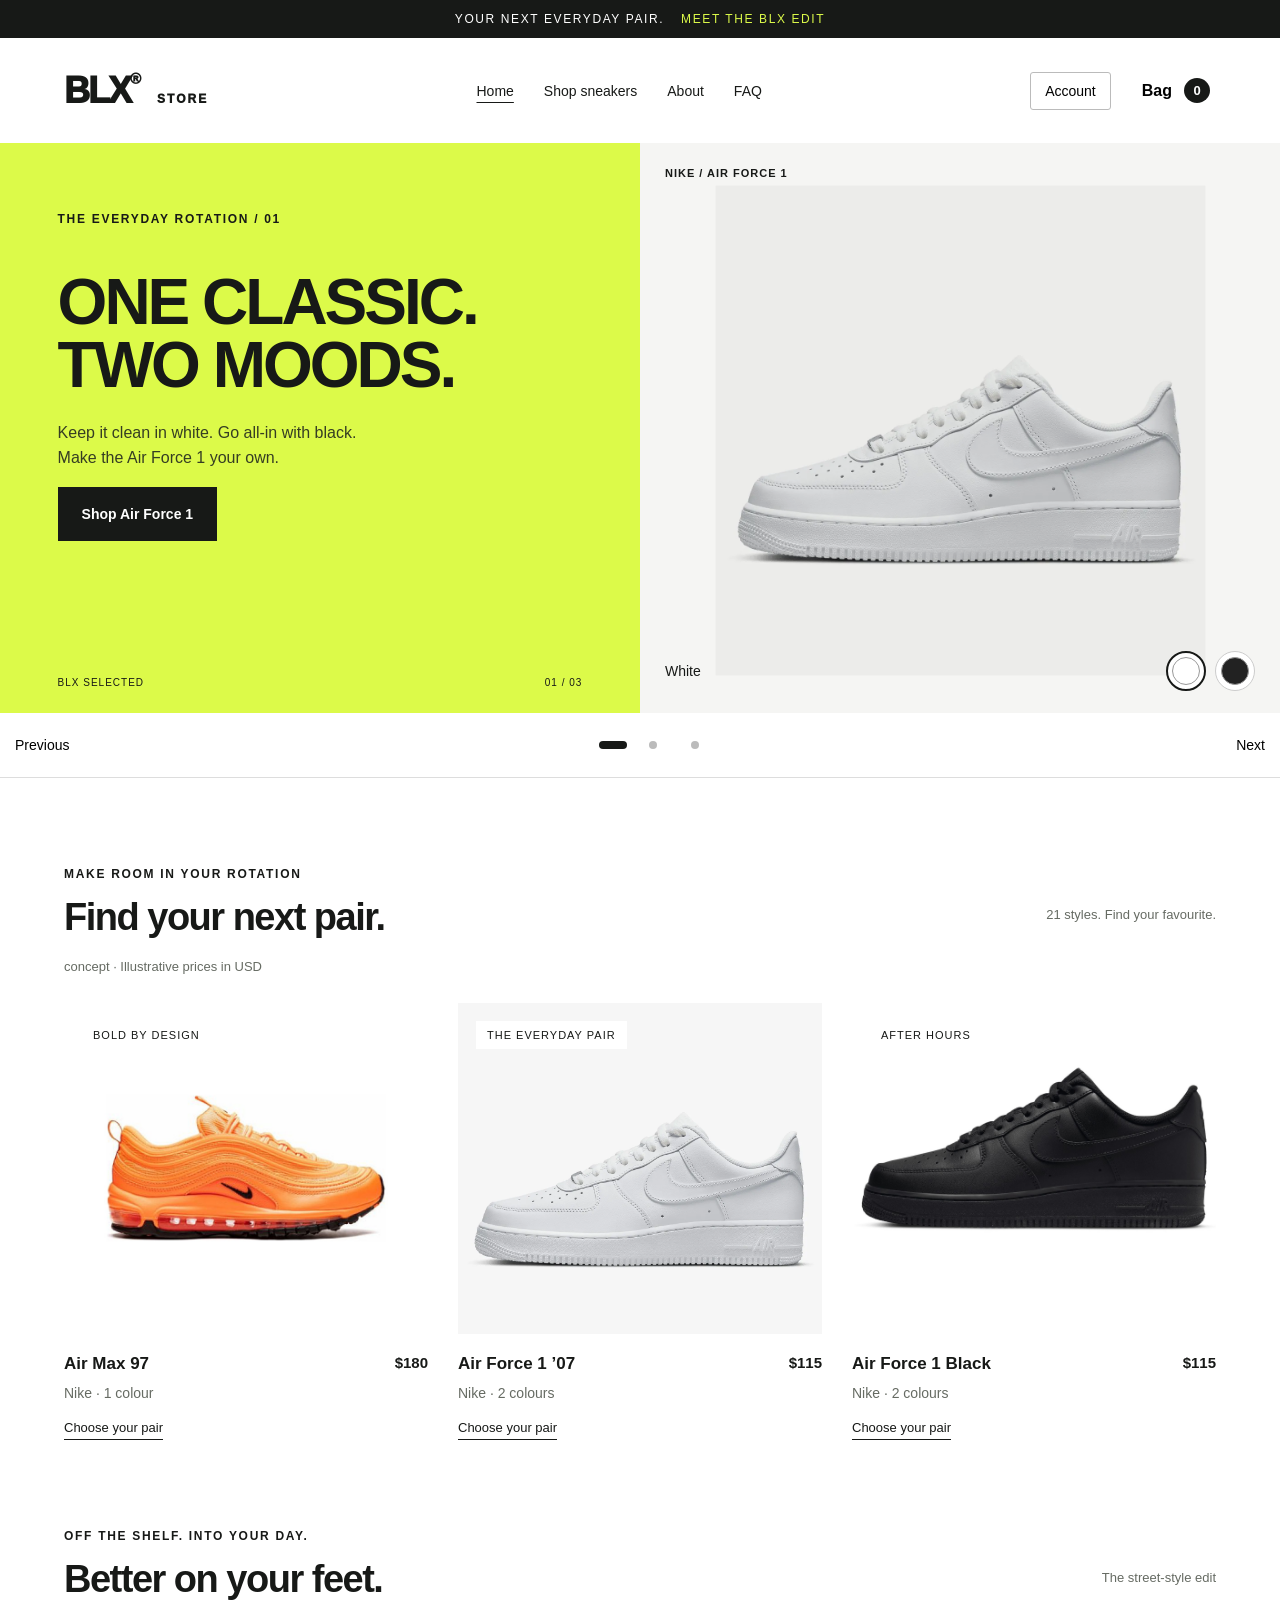
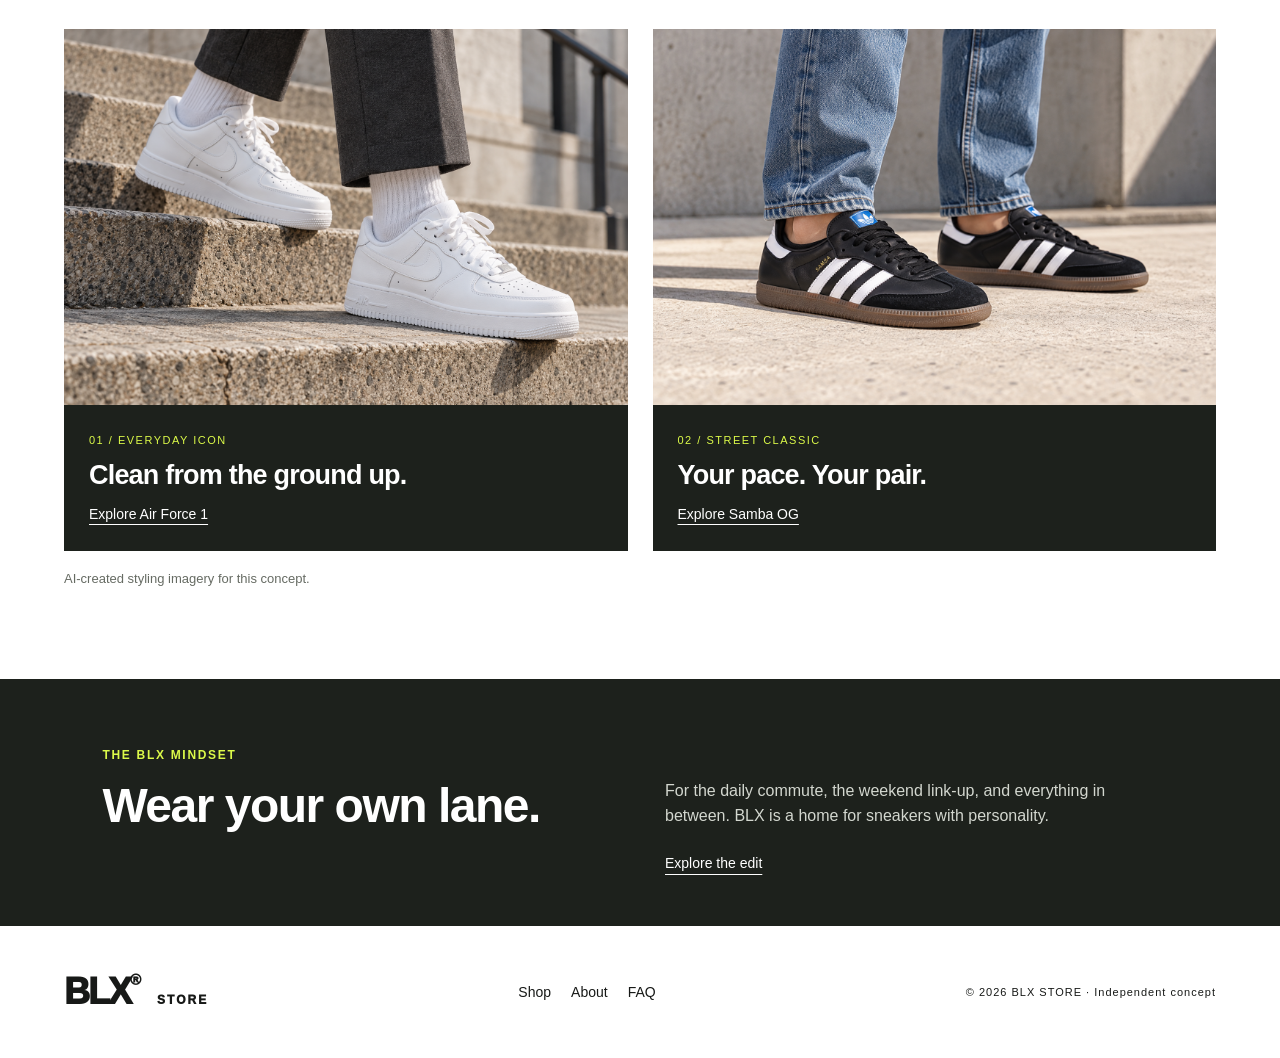
<file: public/index.html>
<!DOCTYPE html><html lang="en"><head><meta charset="UTF-8"><meta name="viewport" content="width=device-width,initial-scale=1"><title>BLX STORE — Find your next pair</title><meta name="description" content="Explore the BLX STORE sneaker collection. Pick your pair, choose your size, and build your rotation."><link rel="icon" href="data:image/svg+xml,%3Csvg xmlns='http://www.w3.org/2000/svg' viewBox='0 0 40 40'%3E%3Crect width='40' height='40' rx='8' fill='%23dfff00'/%3E%3Ctext x='7' y='29' font-size='26' font-family='Arial' font-weight='900'%3EB%3C/text%3E%3C/svg%3E"><link rel="stylesheet" href="style.css"></head><body>
<div class="announcement">YOUR NEXT EVERYDAY PAIR. <span>MEET THE BLX EDIT</span></div>
<header><a class="logo" href="index.html">BLX<span>®</span> <small>STORE</small></a><button class="menu-toggle" aria-expanded="false" aria-controls="mainNav">Menu</button><nav id="mainNav" aria-label="Main navigation"><a href="index.html">Home</a><a href="shop.html">Shop sneakers</a><a href="about.html">About</a><a href="faq.html">FAQ</a></nav><button class="account-button" id="accountButton" aria-label="About demo accounts">Account</button><button class="bag" id="bagButton">Bag <span id="count">0</span></button></header>
<main><section class="hero hero-slider" aria-roledescription="carousel" aria-label="Featured sneaker colourways" tabindex="0"><div class="hero-copy"><p class="eyebrow" id="slideEyebrow">THE EVERYDAY ROTATION / 01</p><h1 id="slideTitle">ONE CLASSIC.<br>TWO MOODS.</h1><p id="slideCopy">Keep it clean in white. Go all-in with black.<br>Make the Air Force 1 your own.</p><a id="slideLink" class="primary" href="order.html?product=2">Shop Air Force 1</a><div class="hero-bottom"><span>BLX SELECTED</span><span id="slideNumber">01 / 03</span></div></div><div class="hero-image slider-stage"><div id="sliderImages"></div><div class="slide-top"><span id="slideBrand">NIKE / AIR FORCE 1</span></div><div class="colour-picker"><span id="sliderColour">White</span><div id="sliderSwatches" aria-label="Choose featured shoe colour"></div></div></div><div class="slider-controls"><button id="slidePrevious" aria-label="Previous slide">Previous</button><div id="slideDots" aria-label="Choose a slide"></div><button id="slideNext" aria-label="Next slide">Next</button></div><p class="sr-only" id="sliderStatus" role="status" aria-live="polite"></p></section>
<section id="collection" class="collection"><div class="section-heading"><div><p class="eyebrow">MAKE ROOM IN YOUR ROTATION</p><h2>Find your next pair.</h2></div><p>21 styles. Find your favourite.</p></div><p class="sample">concept · Illustrative prices in USD</p><div class="products" id="products" data-limit="3"></div></section>
<section class="on-foot"><div class="section-heading"><div><p class="eyebrow">OFF THE SHELF. INTO YOUR DAY.</p><h2>Better on your feet.</h2></div><p>The street-style edit</p></div><div class="lifestyle-grid"><a class="lifestyle-card" href="order.html?product=2"><img src="assets/lifestyle-af1.png" alt="Model’s lower legs wearing white Air Force 1 sneakers on concrete steps" loading="lazy"><div><span>01 / EVERYDAY ICON</span><h3>Clean from the ground up.</h3><p>Explore Air Force 1</p></div></a><a class="lifestyle-card" href="order.html?product=4"><img src="assets/lifestyle-samba.png" alt="Model’s lower legs in jeans wearing black and white Samba sneakers" loading="lazy"><div><span>02 / STREET CLASSIC</span><h3>Your pace. Your pair.</h3><p>Explore Samba OG</p></div></a></div><p class="sample">AI-created styling imagery for this concept.</p></section><section id="about" class="about"><p class="eyebrow">THE BLX MINDSET</p><h2>Wear your own lane.</h2><p>For the daily commute, the weekend link-up, and everything in between. BLX is a home for sneakers with personality.</p><a href="shop.html">Explore the edit</a></section></main><footer><a class="logo" href="index.html">BLX<span>®</span> <small>STORE</small></a><nav aria-label="Footer navigation"><a href="shop.html">Shop</a><a href="about.html">About</a><a href="faq.html">FAQ</a></nav><span>© 2026 BLX STORE · Independent concept</span></footer>
<dialog id="productDialog"><button class="close" data-close="productDialog" aria-label="Close product details">×</button><div id="productDetail"></div></dialog>
<dialog id="cartDialog"><button class="close" data-close="cartDialog" aria-label="Close bag">×</button><p class="eyebrow">YOUR ROTATION</p><h2>Your bag</h2><div id="cartItems"></div><div id="summary"></div></dialog><dialog id="authDialog" aria-labelledby="authTitle"><button class="close" id="closeAuth" aria-label="Close account information">×</button><p class="eyebrow">BLX ACCOUNT</p><h2 id="authTitle">Explore BLX.</h2><p>This showcase is open to everyone. Customer accounts are not enabled yet. Build your bag and try the guest checkout preview.</p><button id="skipAuth" class="primary">Continue browsing</button></dialog><div id="toast" role="status" aria-live="polite"></div><script src="app.js"></script><script src="auth.js"></script><script src="slider.js"></script></body></html>
</file>
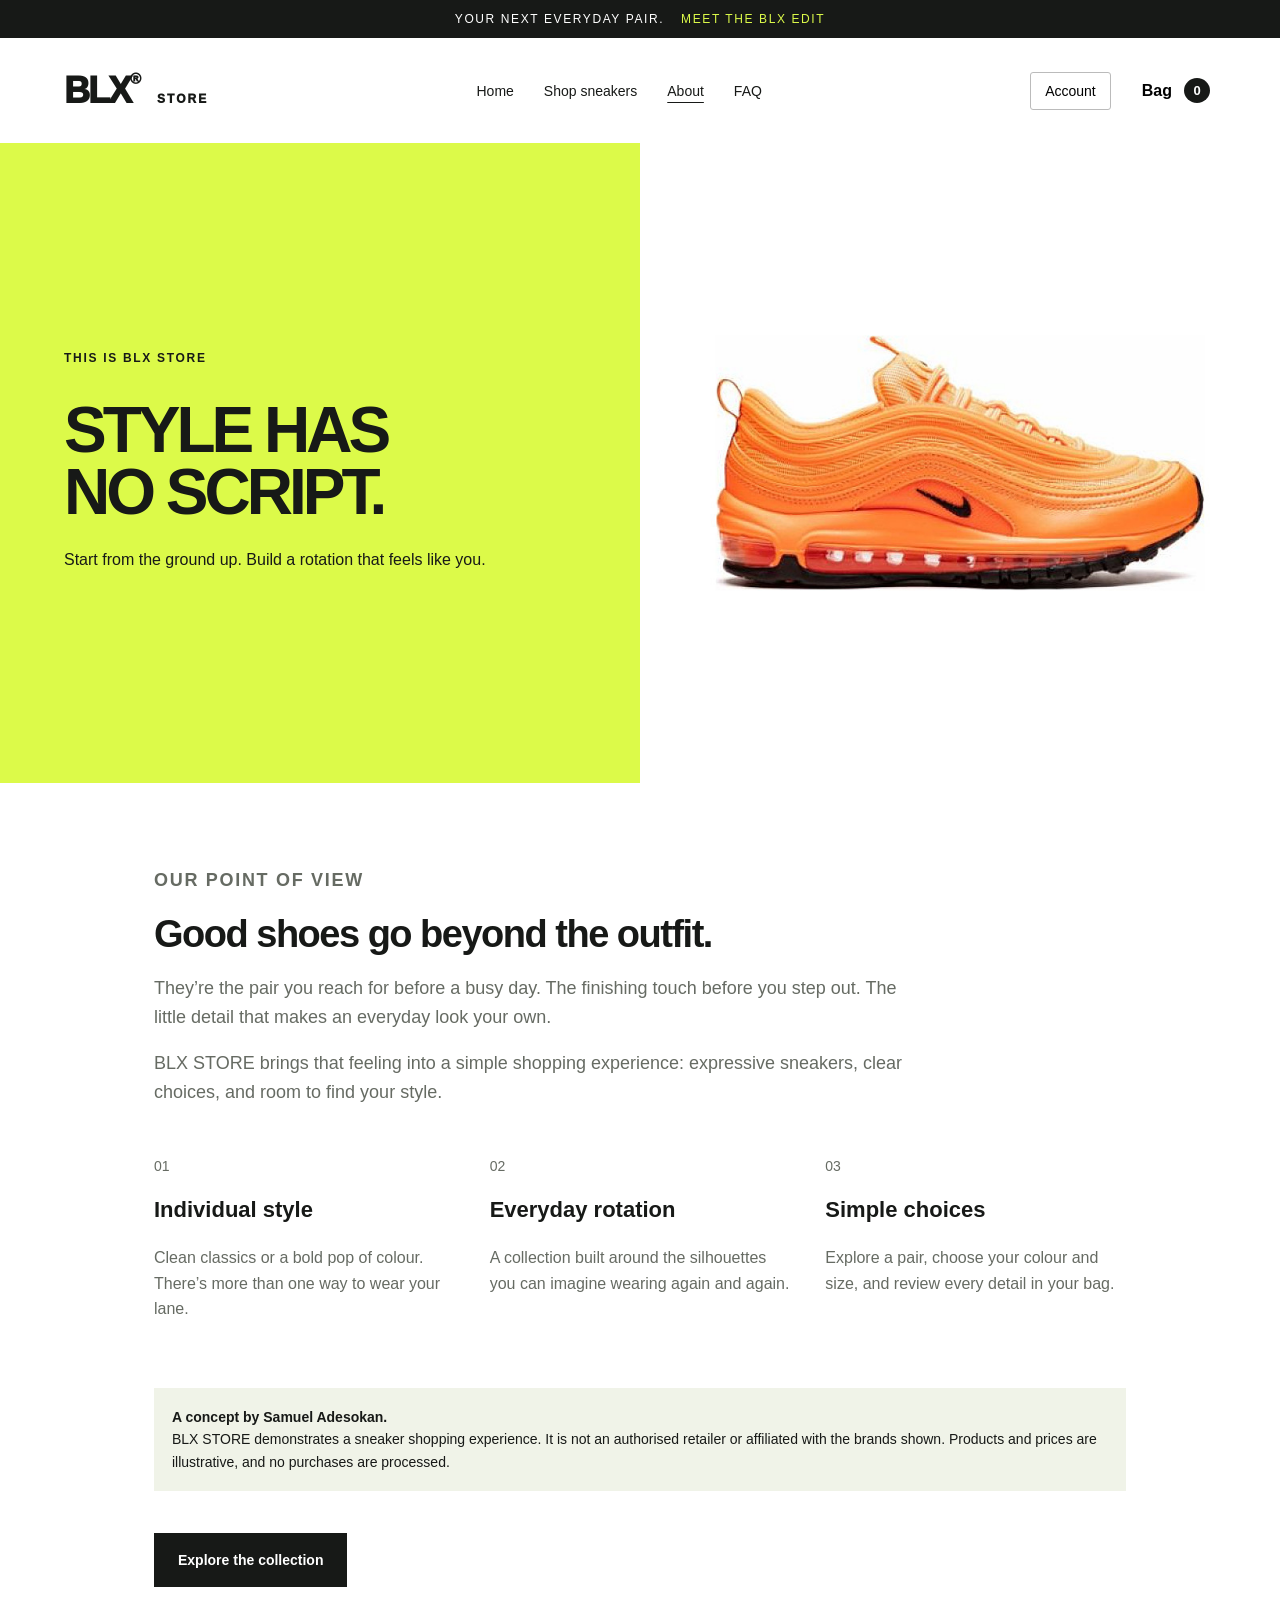
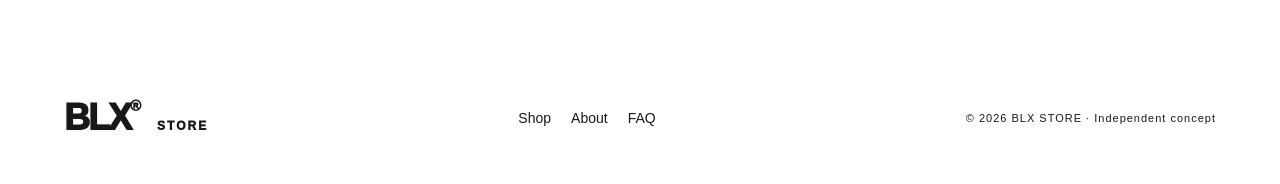
<file: public/about.html>
<!DOCTYPE html><html lang="en"><head><meta charset="UTF-8"><meta name="viewport" content="width=device-width,initial-scale=1"><title>About — BLX STORE</title><meta name="description" content="Explore the BLX STORE sneaker collection. Pick your pair, choose your size, and build your rotation."><link rel="icon" href="data:image/svg+xml,%3Csvg xmlns='http://www.w3.org/2000/svg' viewBox='0 0 40 40'%3E%3Crect width='40' height='40' rx='8' fill='%23dfff00'/%3E%3Ctext x='7' y='29' font-size='26' font-family='Arial' font-weight='900'%3EB%3C/text%3E%3C/svg%3E"><link rel="stylesheet" href="style.css"></head><body>
<div class="announcement">YOUR NEXT EVERYDAY PAIR. <span>MEET THE BLX EDIT</span></div>
<header><a class="logo" href="index.html">BLX<span>®</span> <small>STORE</small></a><button class="menu-toggle" aria-expanded="false" aria-controls="mainNav">Menu</button><nav id="mainNav" aria-label="Main navigation"><a href="index.html">Home</a><a href="shop.html">Shop sneakers</a><a href="about.html">About</a><a href="faq.html">FAQ</a></nav><button class="account-button" id="accountButton" aria-label="About demo accounts">Account</button><button class="bag" id="bagButton">Bag <span id="count">0</span></button></header>
<main><section class="story-hero"><div><p class="eyebrow">THIS IS BLX STORE</p><h1>STYLE HAS<br>NO SCRIPT.</h1><p>Start from the ground up. Build a rotation that feels like you.</p></div><img src="assets/shoe-1.jpg" alt="Orange Air Max 97 sneaker"></section><section class="story-body"><p class="eyebrow">OUR POINT OF VIEW</p><h2>Good shoes go beyond the outfit.</h2><p>They’re the pair you reach for before a busy day. The finishing touch before you step out. The little detail that makes an everyday look your own.</p><p>BLX STORE brings that feeling into a simple shopping experience: expressive sneakers, clear choices, and room to find your style.</p><div class="values"><article><span>01</span><h3>Individual style</h3><p>Clean classics or a bold pop of colour. There’s more than one way to wear your lane.</p></article><article><span>02</span><h3>Everyday rotation</h3><p>A collection built around the silhouettes you can imagine wearing again and again.</p></article><article><span>03</span><h3>Simple choices</h3><p>Explore a pair, choose your colour and size, and review every detail in your bag.</p></article></div><div class="notice"><strong>A concept by Samuel Adesokan.</strong><br>BLX STORE demonstrates a sneaker shopping experience. It is not an authorised retailer or affiliated with the brands shown. Products and prices are illustrative, and no purchases are processed.</div><a class="primary" href="shop.html">Explore the collection</a></section></main><footer><a class="logo" href="index.html">BLX<span>®</span> <small>STORE</small></a><nav aria-label="Footer navigation"><a href="shop.html">Shop</a><a href="about.html">About</a><a href="faq.html">FAQ</a></nav><span>© 2026 BLX STORE · Independent concept</span></footer>
<dialog id="productDialog"><button class="close" data-close="productDialog" aria-label="Close product details">×</button><div id="productDetail"></div></dialog>
<dialog id="cartDialog"><button class="close" data-close="cartDialog" aria-label="Close bag">×</button><p class="eyebrow">YOUR ROTATION</p><h2>Your bag</h2><div id="cartItems"></div><div id="summary"></div></dialog><dialog id="authDialog" aria-labelledby="authTitle"><button class="close" id="closeAuth" aria-label="Close account information">×</button><p class="eyebrow">BLX ACCOUNT</p><h2 id="authTitle">Explore BLX.</h2><p>This showcase is open to everyone. Customer accounts are not enabled yet. Build your bag and try the guest checkout preview.</p><button id="skipAuth" class="primary">Continue browsing</button></dialog><div id="toast" role="status" aria-live="polite"></div><script src="app.js"></script><script src="auth.js"></script></body></html>
</file>
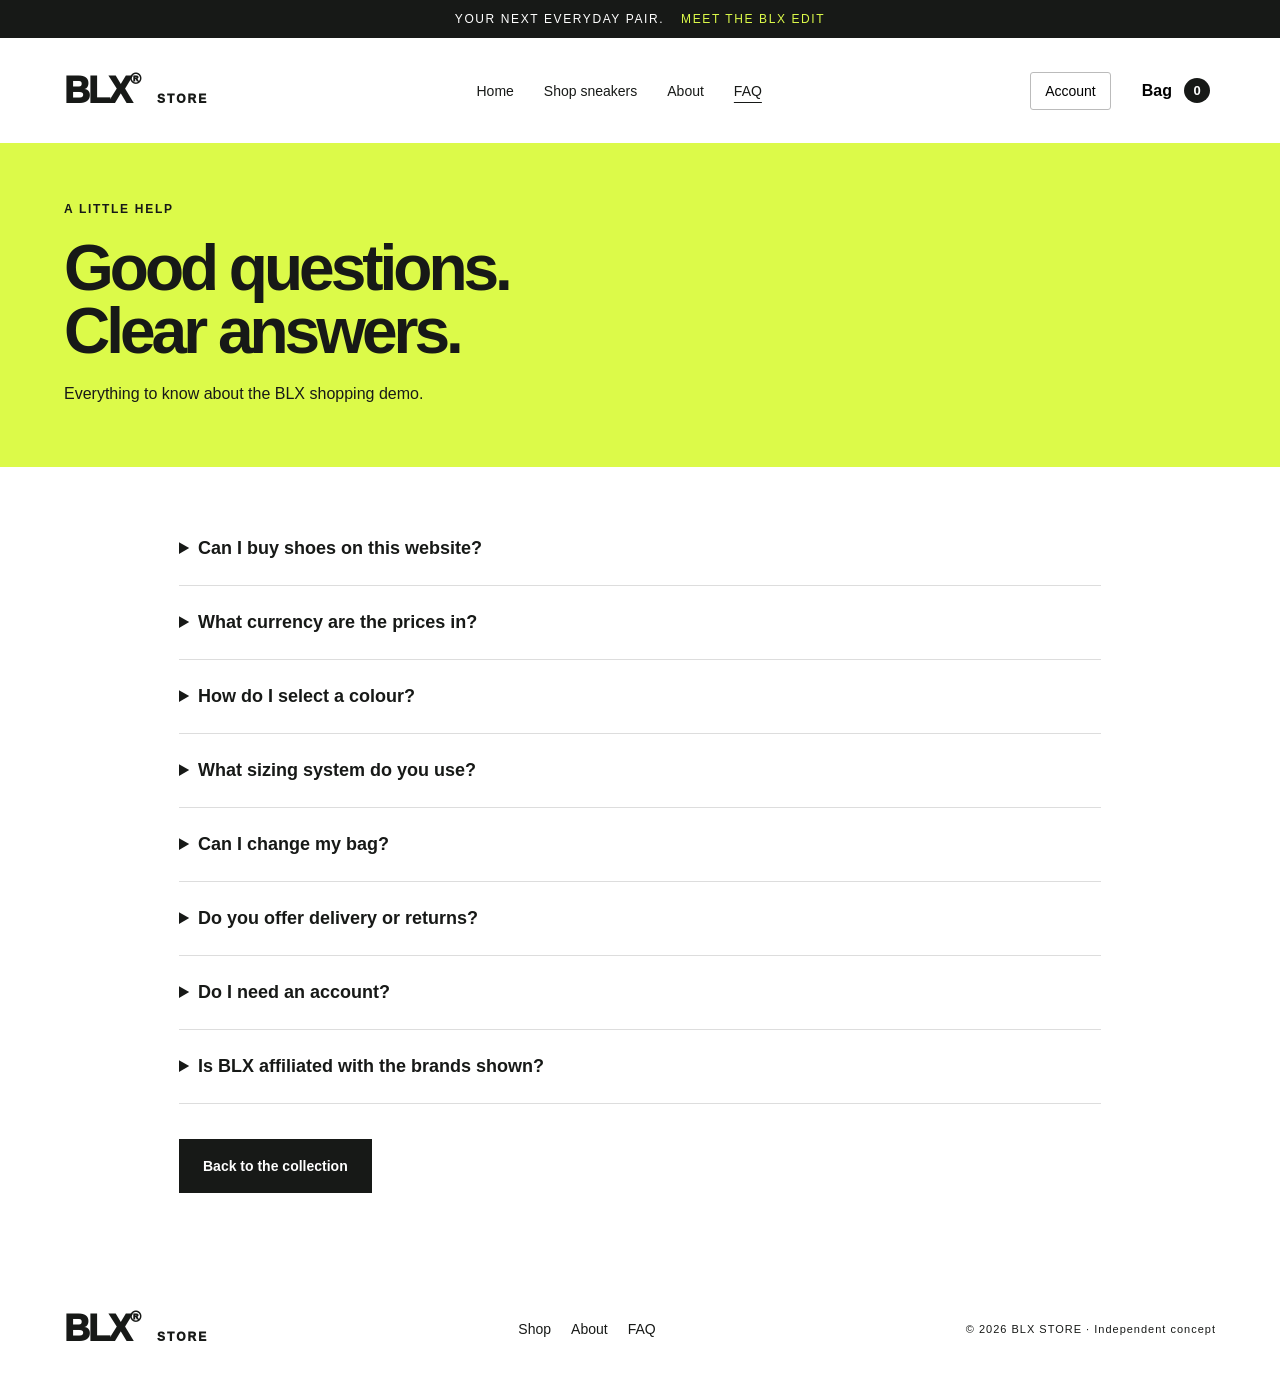
<file: public/faq.html>
<!DOCTYPE html><html lang="en"><head><meta charset="UTF-8"><meta name="viewport" content="width=device-width,initial-scale=1"><title>Frequently asked questions — BLX STORE</title><meta name="description" content="Explore the BLX STORE sneaker collection. Pick your pair, choose your size, and build your rotation."><link rel="icon" href="data:image/svg+xml,%3Csvg xmlns='http://www.w3.org/2000/svg' viewBox='0 0 40 40'%3E%3Crect width='40' height='40' rx='8' fill='%23dfff00'/%3E%3Ctext x='7' y='29' font-size='26' font-family='Arial' font-weight='900'%3EB%3C/text%3E%3C/svg%3E"><link rel="stylesheet" href="style.css"></head><body>
<div class="announcement">YOUR NEXT EVERYDAY PAIR. <span>MEET THE BLX EDIT</span></div>
<header><a class="logo" href="index.html">BLX<span>®</span> <small>STORE</small></a><button class="menu-toggle" aria-expanded="false" aria-controls="mainNav">Menu</button><nav id="mainNav" aria-label="Main navigation"><a href="index.html">Home</a><a href="shop.html">Shop sneakers</a><a href="about.html">About</a><a href="faq.html">FAQ</a></nav><button class="account-button" id="accountButton" aria-label="About demo accounts">Account</button><button class="bag" id="bagButton">Bag <span id="count">0</span></button></header>
<main><section class="page-intro"><p class="eyebrow">A LITTLE HELP</p><h1>Good questions.<br>Clear answers.</h1><p>Everything to know about the BLX shopping demo.</p></section><section class="faq-list"><details><summary>Can I buy shoes on this website?</summary><p>BLX STORE is a shopping demonstration. You can explore the collection, select options and try the bag and checkout flow, but no real order or payment is processed. You must sign in before reviewing the demo checkout.</p></details><details><summary>What currency are the prices in?</summary><p>All prices are shown in US dollars (USD). Prices are illustrative for this concept and are not live retail offers.</p></details><details><summary>How do I select a colour?</summary><p>Open a product, choose one of its available colour options and then select your EU size. The selected colour appears in your bag and order summary. Where a product has one pictured colourway, only that option is offered.</p></details><details><summary>What sizing system do you use?</summary><p>The demo uses EU sizes 38–46. Sizes are sample choices and do not represent verified inventory. For a real purchase, always consult the manufacturer’s sizing guide.</p></details><details><summary>Can I change my bag?</summary><p>Yes. Use the plus and minus controls to change quantities, or Remove to delete a pair. Different sizes and colours are kept as separate items.</p></details><details><summary>Do you offer delivery or returns?</summary><p>There are no deliveries or returns because this demo does not sell products. Shipping regions, rates and a return policy would be added before a real store launch.</p></details><details><summary>Do I need an account?</summary><p>You can browse, choose colours and sizes, and add shoes to your bag without signing in. Checkout requires secure sign-in with ChatGPT. The pop-up can be closed at any time. BLX does not collect passwords or card details. Your bag is kept for your current browser session.</p></details><details><summary>Is BLX affiliated with the brands shown?</summary><p>No. BLX STORE is an independent concept. Brand names identify the sneakers pictured; they do not imply a partnership or endorsement.</p></details><a class="primary" href="shop.html">Back to the collection</a></section></main><footer><a class="logo" href="index.html">BLX<span>®</span> <small>STORE</small></a><nav aria-label="Footer navigation"><a href="shop.html">Shop</a><a href="about.html">About</a><a href="faq.html">FAQ</a></nav><span>© 2026 BLX STORE · Independent concept</span></footer>
<dialog id="productDialog"><button class="close" data-close="productDialog" aria-label="Close product details">×</button><div id="productDetail"></div></dialog>
<dialog id="cartDialog"><button class="close" data-close="cartDialog" aria-label="Close bag">×</button><p class="eyebrow">YOUR ROTATION</p><h2>Your bag</h2><div id="cartItems"></div><div id="summary"></div></dialog><dialog id="authDialog" aria-labelledby="authTitle"><button class="close" id="closeAuth" aria-label="Close account information">×</button><p class="eyebrow">BLX ACCOUNT</p><h2 id="authTitle">Explore BLX.</h2><p>This showcase is open to everyone. Customer accounts are not enabled yet. Build your bag and try the guest checkout preview.</p><button id="skipAuth" class="primary">Continue browsing</button></dialog><div id="toast" role="status" aria-live="polite"></div><script src="app.js"></script><script src="auth.js"></script></body></html>
</file>
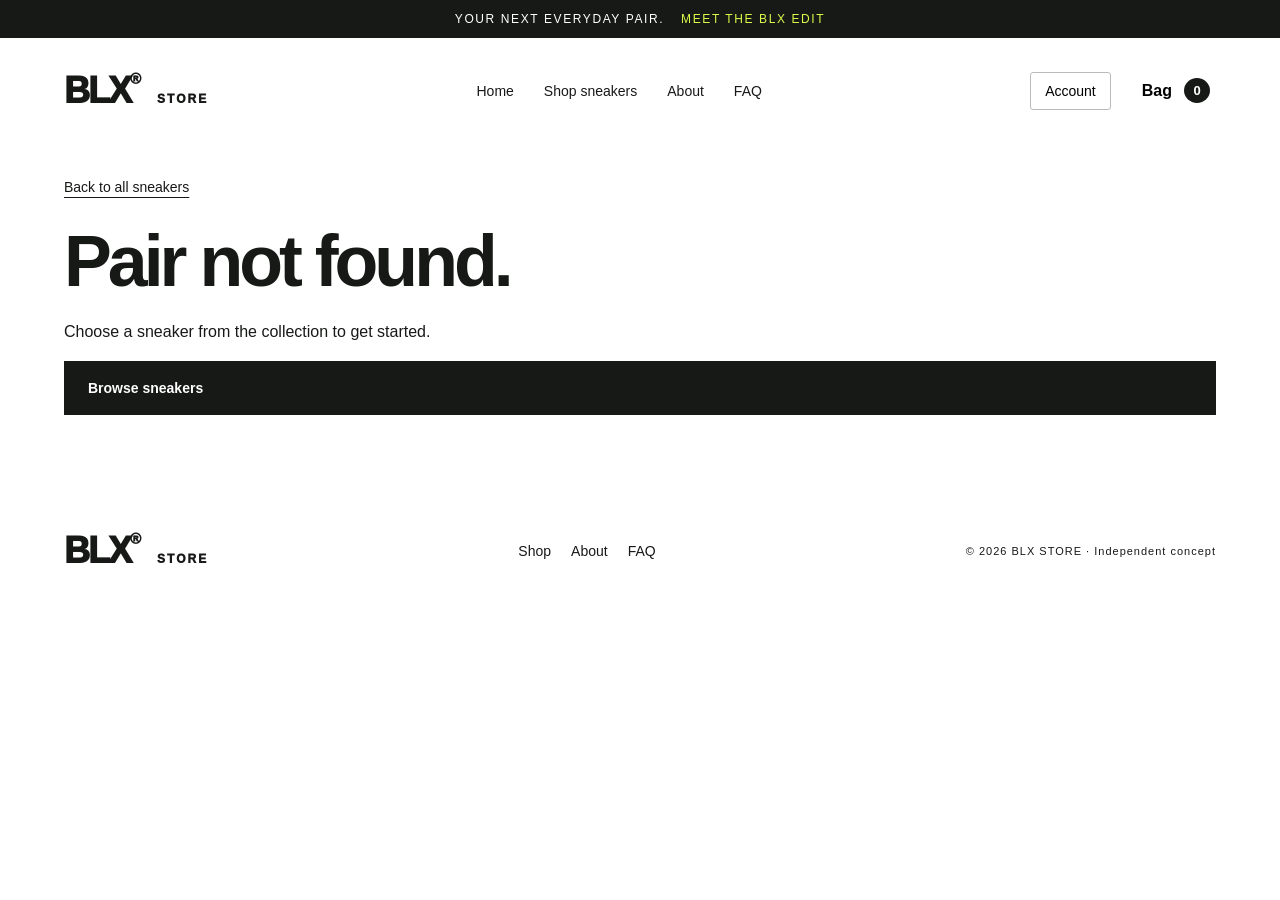
<file: public/order.html>
<!DOCTYPE html><html lang="en"><head><meta charset="UTF-8"><meta name="viewport" content="width=device-width,initial-scale=1"><title>Choose your pair — BLX STORE</title><meta name="description" content="Explore the BLX STORE sneaker collection. Pick your pair, choose your size, and build your rotation."><link rel="icon" href="data:image/svg+xml,%3Csvg xmlns='http://www.w3.org/2000/svg' viewBox='0 0 40 40'%3E%3Crect width='40' height='40' rx='8' fill='%23dfff00'/%3E%3Ctext x='7' y='29' font-size='26' font-family='Arial' font-weight='900'%3EB%3C/text%3E%3C/svg%3E"><link rel="stylesheet" href="style.css"></head><body>
<div class="announcement">YOUR NEXT EVERYDAY PAIR. <span>MEET THE BLX EDIT</span></div>
<header><a class="logo" href="index.html">BLX<span>®</span> <small>STORE</small></a><button class="menu-toggle" aria-expanded="false" aria-controls="mainNav">Menu</button><nav id="mainNav" aria-label="Main navigation"><a href="index.html">Home</a><a href="shop.html">Shop sneakers</a><a href="about.html">About</a><a href="faq.html">FAQ</a></nav><button class="account-button" id="accountButton" aria-label="About demo accounts">Account</button><button class="bag" id="bagButton">Bag <span id="count">0</span></button></header>
<main><section class="order-page"><a class="back-link" href="shop.html">Back to all sneakers</a><div id="orderProduct"></div></section></main><footer><a class="logo" href="index.html">BLX<span>®</span> <small>STORE</small></a><nav aria-label="Footer navigation"><a href="shop.html">Shop</a><a href="about.html">About</a><a href="faq.html">FAQ</a></nav><span>© 2026 BLX STORE · Independent concept</span></footer>
<dialog id="productDialog"><button class="close" data-close="productDialog" aria-label="Close product details">×</button><div id="productDetail"></div></dialog>
<dialog id="cartDialog"><button class="close" data-close="cartDialog" aria-label="Close bag">×</button><p class="eyebrow">YOUR ROTATION</p><h2>Your bag</h2><div id="cartItems"></div><div id="summary"></div></dialog><dialog id="authDialog" aria-labelledby="authTitle"><button class="close" id="closeAuth" aria-label="Close account information">×</button><p class="eyebrow">BLX ACCOUNT</p><h2 id="authTitle">Explore BLX.</h2><p>This showcase is open to everyone. Customer accounts are not enabled yet. Build your bag and try the guest checkout preview.</p><button id="skipAuth" class="primary">Continue browsing</button></dialog><div id="toast" role="status" aria-live="polite"></div><script src="app.js"></script><script src="auth.js"></script></body></html>
</file>
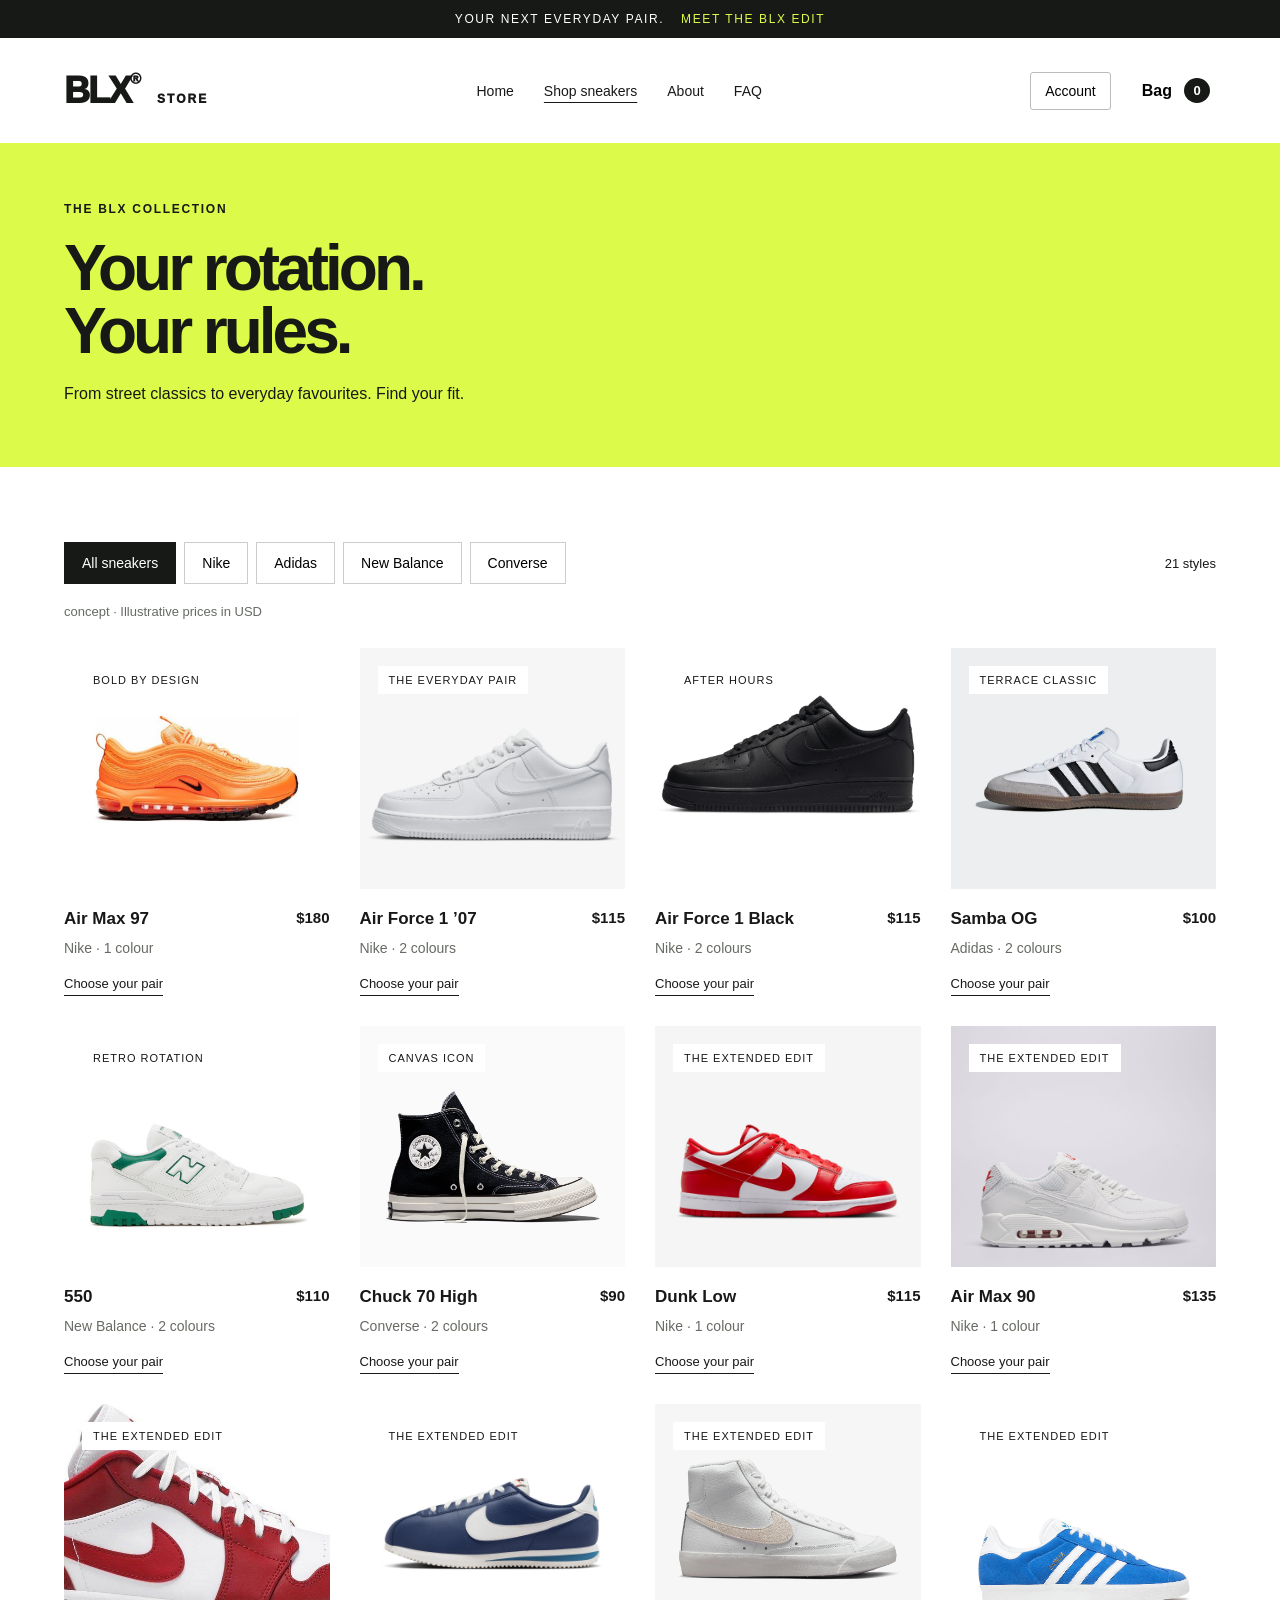
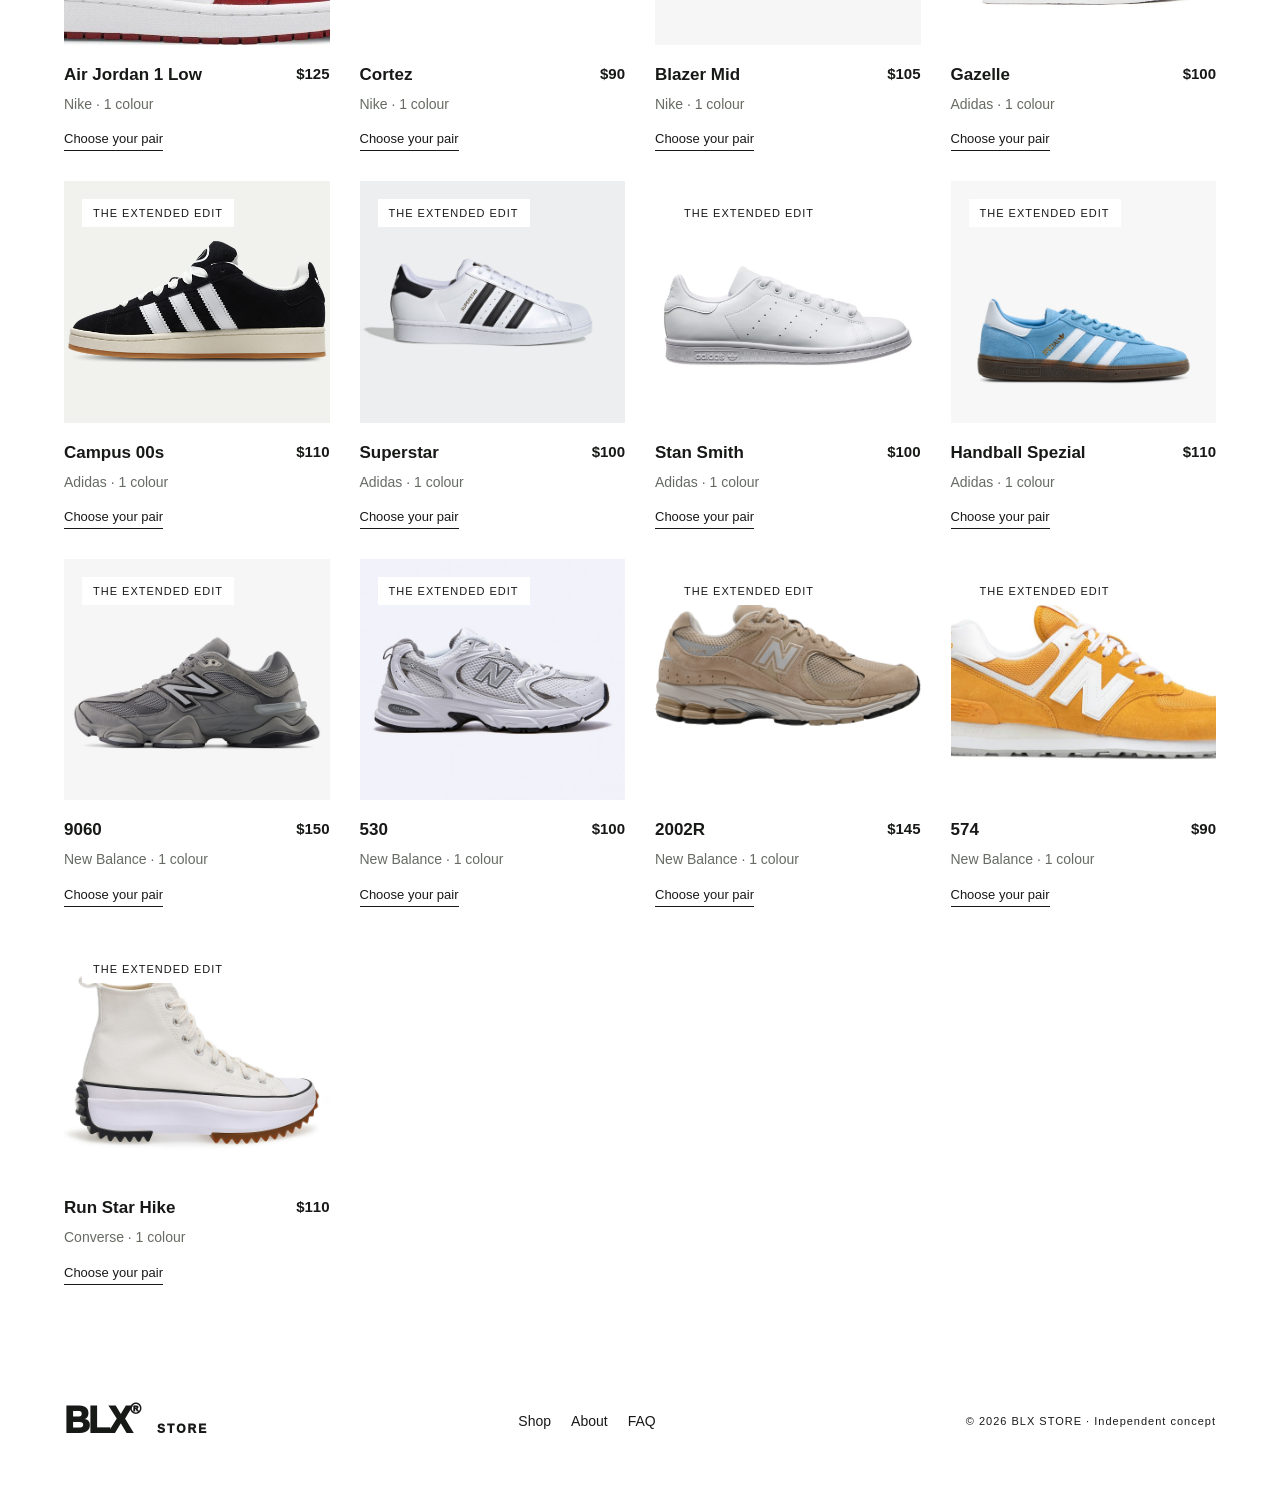
<file: public/shop.html>
<!DOCTYPE html><html lang="en"><head><meta charset="UTF-8"><meta name="viewport" content="width=device-width,initial-scale=1"><title>Shop sneakers — BLX STORE</title><meta name="description" content="Explore the BLX STORE sneaker collection. Pick your pair, choose your size, and build your rotation."><link rel="icon" href="data:image/svg+xml,%3Csvg xmlns='http://www.w3.org/2000/svg' viewBox='0 0 40 40'%3E%3Crect width='40' height='40' rx='8' fill='%23dfff00'/%3E%3Ctext x='7' y='29' font-size='26' font-family='Arial' font-weight='900'%3EB%3C/text%3E%3C/svg%3E"><link rel="stylesheet" href="style.css"></head><body>
<div class="announcement">YOUR NEXT EVERYDAY PAIR. <span>MEET THE BLX EDIT</span></div>
<header><a class="logo" href="index.html">BLX<span>®</span> <small>STORE</small></a><button class="menu-toggle" aria-expanded="false" aria-controls="mainNav">Menu</button><nav id="mainNav" aria-label="Main navigation"><a href="index.html">Home</a><a href="shop.html">Shop sneakers</a><a href="about.html">About</a><a href="faq.html">FAQ</a></nav><button class="account-button" id="accountButton" aria-label="About demo accounts">Account</button><button class="bag" id="bagButton">Bag <span id="count">0</span></button></header>
<main><section class="page-intro"><p class="eyebrow">THE BLX COLLECTION</p><h1>Your rotation.<br>Your rules.</h1><p>From street classics to everyday favourites. Find your fit.</p></section><section class="collection"><div class="shop-toolbar"><div class="filters" aria-label="Filter sneakers"><button class="active" data-filter="All">All sneakers</button><button data-filter="Nike">Nike</button><button data-filter="Adidas">Adidas</button><button data-filter="New Balance">New Balance</button><button data-filter="Converse">Converse</button></div><span id="resultCount"></span></div><p class="sample">concept · Illustrative prices in USD</p><div class="products" id="products"></div></section></main><footer><a class="logo" href="index.html">BLX<span>®</span> <small>STORE</small></a><nav aria-label="Footer navigation"><a href="shop.html">Shop</a><a href="about.html">About</a><a href="faq.html">FAQ</a></nav><span>© 2026 BLX STORE · Independent concept</span></footer>
<dialog id="productDialog"><button class="close" data-close="productDialog" aria-label="Close product details">×</button><div id="productDetail"></div></dialog>
<dialog id="cartDialog"><button class="close" data-close="cartDialog" aria-label="Close bag">×</button><p class="eyebrow">YOUR ROTATION</p><h2>Your bag</h2><div id="cartItems"></div><div id="summary"></div></dialog><dialog id="authDialog" aria-labelledby="authTitle"><button class="close" id="closeAuth" aria-label="Close account information">×</button><p class="eyebrow">BLX ACCOUNT</p><h2 id="authTitle">Explore BLX.</h2><p>This showcase is open to everyone. Customer accounts are not enabled yet. Build your bag and try the guest checkout preview.</p><button id="skipAuth" class="primary">Continue browsing</button></dialog><div id="toast" role="status" aria-live="polite"></div><script src="app.js"></script><script src="auth.js"></script></body></html>
</file>
<file: public/style.css>
:root{--ink:#171917;--lime:#dcfa49;--muted:#666b63}*{box-sizing:border-box}html{scroll-behavior:smooth;scroll-padding-top:30px}body{margin:0;background:#fff;color:var(--ink);font-family:Arial,Helvetica,sans-serif;font-size:16px}button,a{-webkit-tap-highlight-color:transparent}button{font:inherit;cursor:pointer}a{color:inherit;text-decoration:none}button:focus-visible,a:focus-visible{outline:3px solid #527400;outline-offset:5px}.announcement{background:var(--ink);color:white;text-align:center;padding:12px;font-size:12px;letter-spacing:1.6px}.announcement span{color:var(--lime);margin-left:12px}header{height:100px;display:flex;align-items:center;justify-content:space-between;max-width:1500px;margin:auto;padding:0 5%}.logo{font-size:36px;font-weight:950;letter-spacing:-2px;white-space:nowrap}.logo span{font-size:15px;vertical-align:top;letter-spacing:0}.logo small{font-size:12px;letter-spacing:2px;margin-left:8px}nav{display:flex;gap:35px;font-size:14px}.bag{border:0;background:none;font-weight:600;display:flex;gap:12px;align-items:center}.bag span{background:var(--ink);color:#fff;border-radius:50%;min-width:26px;padding:5px;font-size:13px}.hero{display:grid;grid-template-columns:1fr 1fr;margin:0 3%;min-height:550px}.hero-copy{background:var(--lime);padding:55px 9% 25px;display:flex;flex-direction:column;align-items:flex-start}.eyebrow{font-size:12px;font-weight:700;letter-spacing:1.7px;line-height:1.6}h1{font-size:clamp(42px,5.6vw,83px);line-height:.98;letter-spacing:-4px;margin:30px 0 23px;font-weight:900}p{line-height:1.6}.hero-copy>p:not(.eyebrow){color:#353d23;margin-top:0}.primary{display:flex;align-items:center;justify-content:space-between;gap:45px;background:var(--ink);color:#fff;padding:19px 24px;font-size:14px;font-weight:700;border:0}.primary span{font-size:20px}.hero-bottom{display:flex;justify-content:space-between;gap:25px;width:100%;margin-top:auto;padding-top:55px;font-size:10px;letter-spacing:1px}.hero-image{background:#ecece8;position:relative;overflow:hidden;min-height:420px}.hero-image>img{width:100%;height:100%;position:absolute;object-fit:cover}.image-label{position:absolute;bottom:24px;left:30px;background:white;padding:11px 16px;font-size:12px;font-weight:bold;letter-spacing:1px}.edition{position:absolute;top:28px;right:28px;font-size:11px;line-height:1.5;background:#ffffffdf;padding:10px}.collection{padding:75px 5% 70px;max-width:1500px;margin:auto}.section-heading{display:flex;align-items:end;justify-content:space-between}h2{font-size:38px;letter-spacing:-1.5px;margin:10px 0 0}.section-heading>p,.sample{font-size:13px;color:var(--muted)}.sample{margin:18px 0 25px}.products{display:grid;grid-template-columns:repeat(3,1fr);gap:26px}.product{background:transparent;border:0;padding:0;text-align:left;width:100%;color:inherit}.product-image{position:relative;aspect-ratio:1.1;background:#f1f2ee;overflow:hidden}.product img{width:100%;height:100%;object-fit:cover;transition:transform .3s}.product:hover img{transform:scale(1.045)}.tag{position:absolute;top:18px;left:18px;font-size:11px;background:#fff;padding:8px 11px;letter-spacing:1px}.product-title{display:flex;justify-content:space-between;gap:10px;align-items:center;margin-top:20px}.product h3{font-size:18px;margin:0}.price{font-size:15px;font-weight:bold}.product p{font-size:14px;color:var(--muted);margin:8px 0}.shop-label{display:inline-block;font-size:13px;margin-top:8px;border-bottom:1px solid #171917;padding-bottom:4px}.about{margin:0 3%;background:#1d211c;color:#fff;padding:55px 8%;display:grid;grid-template-columns:1fr 1fr;column-gap:50px}.about .eyebrow{color:var(--lime);grid-column:1/-1}.about h2{font-size:48px;margin:0}.about>p:not(.eyebrow){margin:0;color:#d3d7cf;max-width:500px}.about a{grid-column:2;margin-top:22px;text-decoration:underline;text-underline-offset:6px;font-size:14px}footer{padding:45px 5%;display:flex;align-items:center;justify-content:space-between;gap:20px}footer p,footer>span{font-size:11px;letter-spacing:1px}dialog{border:0;padding:40px;max-width:720px;width:calc(100% - 32px);max-height:90dvh;overflow:auto;color:var(--ink)}dialog::backdrop{background:#0008;backdrop-filter:blur(4px)}.close{position:absolute;top:10px;right:15px;border:0;background:white;font-size:30px;line-height:1;width:36px;height:36px;z-index:2}#productDetail>img{width:100%;max-height:280px;object-fit:cover;background:#eee}#productDetail h2{font-size:30px}.sizes{display:flex;gap:8px;flex-wrap:wrap;margin:14px 0 24px}.sizes button{width:48px;height:44px;background:white;border:1px solid #bbb}.sizes button[aria-pressed=true]{background:var(--ink);color:#fff;border-color:var(--ink)}dialog .primary{width:100%;justify-content:center}dialog .primary:disabled{background:#b9bcb5;cursor:not-allowed}.cart-row{display:grid;grid-template-columns:75px 1fr auto;gap:15px;align-items:center;border-bottom:1px solid #ddd;padding:22px 0}.cart-row img{width:75px;height:80px;object-fit:cover}.cart-row h3{font-size:16px;margin:0}.cart-row p{font-size:13px;margin:7px 0}.quantity{display:flex;align-items:center;gap:10px}.quantity button{width:28px;height:28px;background:white;border:1px solid #ccc}.remove{border:0;background:none;text-decoration:underline;font-size:12px;margin-top:10px}.total{display:flex;justify-content:space-between;font-size:20px;font-weight:bold;margin:24px 0}.notice{padding:18px;background:#f0f3e8;font-size:14px;line-height:1.6;margin:22px 0}.empty{padding:35px 0;color:var(--muted)}#toast{position:fixed;bottom:25px;left:50%;transform:translateX(-50%);background:var(--ink);color:white;padding:15px 25px;z-index:10;display:none;max-width:90%;text-align:center;font-size:14px}@media(max-width:760px){header{height:78px;padding:0 5%}.logo{font-size:30px}nav{gap:15px}nav a{font-size:12px}nav a:last-child{display:none}.announcement{font-size:10px;letter-spacing:1px}.hero{grid-template-columns:1fr;margin:0 4%}.hero-copy{padding:32px 7% 24px}h1{font-size:58px;letter-spacing:-3px;margin:20px 0}.hero-bottom{padding-top:30px;font-size:9px}.hero-image{min-height:340px}.collection{padding:45px 5%}.section-heading{display:block}h2{font-size:31px}.section-heading>p{display:none}.products{grid-template-columns:1fr;gap:35px}.product-image{aspect-ratio:1.2}.product-title{margin-top:14px}.about{margin:0 4%;padding:35px 7%;grid-template-columns:1fr;gap:15px}.about h2{font-size:37px}.about a{grid-column:1;margin-top:5px}footer{flex-wrap:wrap}footer p{display:none}dialog{padding:35px 22px}.cart-row{grid-template-columns:60px 1fr;gap:12px}.cart-row img{width:60px;height:70px}.cart-row>div:last-child{grid-column:2}.sample{font-size:12px}}@media(prefers-reduced-motion:reduce){html{scroll-behavior:auto}.product img{transition:none}}
.menu-toggle{display:none}.page-intro{background:var(--lime);margin:0 3%;padding:45px 5%}.page-intro h1{font-size:64px;margin:18px 0}.shop-toolbar{display:flex;justify-content:space-between;align-items:center;gap:20px}.filters{display:flex;gap:8px;flex-wrap:wrap}.filters button{border:1px solid #ccc;padding:12px 17px;background:white;font-size:14px}.filters button.active{background:var(--ink);color:white;border-color:var(--ink)}#resultCount{font-size:13px;white-space:nowrap}.story-hero{display:grid;grid-template-columns:1fr 1fr;margin:0 3%;background:var(--lime);align-items:center}.story-hero>div{padding:45px 10%}.story-hero img{width:100%;height:100%;object-fit:cover}.story-hero h1{font-size:64px}.story-body{max-width:1100px;margin:auto;padding:65px 5%}.story-body>p{max-width:750px;color:var(--muted);font-size:18px}.values{display:grid;grid-template-columns:repeat(3,1fr);gap:35px;margin:50px 0}.values span{font-size:14px;color:var(--muted)}.values h3{font-size:22px}.values p{color:var(--muted)}.story-body>.primary{display:inline-flex;margin-top:20px}.faq-list{max-width:900px;margin:auto;padding:45px 5% 70px}.faq-list details{border-bottom:1px solid #ddd;padding:23px 0}.faq-list summary{font-size:18px;font-weight:600;cursor:pointer;line-height:1.5}.faq-list details p{color:var(--muted);padding-right:25px}.faq-list>.primary{display:inline-flex;margin-top:35px}.order-page{padding:35px 5% 70px;max-width:1400px;margin:auto}.back-link{font-size:14px;text-decoration:underline;text-underline-offset:5px}.order-layout{display:grid;grid-template-columns:1.15fr 1fr;gap:65px;margin-top:35px;align-items:start}.order-photo{background:#f4f4f1;aspect-ratio:1}.order-photo img{height:100%;width:100%;object-fit:contain}.order-info{padding:20px 0}.order-info h1{font-size:44px;letter-spacing:-2px;line-height:1.1;margin:15px 0}.order-info .price{font-size:24px}.order-info .primary{width:100%;justify-content:center;margin-top:28px}.colours{display:flex;gap:10px;flex-wrap:wrap}.colours button{display:flex;align-items:center;gap:8px;background:white;border:1px solid #bbb;padding:11px 15px;font-size:14px}.colours button[aria-pressed=true]{border:2px solid var(--ink);padding:10px 14px}.swatch{width:18px;height:18px;border-radius:50%;border:1px solid #999}.order-info .sizes button{font-size:16px}.order-info .notice{font-size:13px}.order-info>.description{color:var(--muted)}nav a[aria-current=page]{text-decoration:underline;text-underline-offset:6px}footer nav{display:flex!important;gap:20px}footer nav a{display:block!important}.order-info .primary:disabled{background:#a6aaa0;color:white;cursor:not-allowed}@media(max-width:760px){header{position:relative;gap:12px}.menu-toggle{display:block;border:0;background:transparent;margin-left:auto;padding:10px;font-size:14px}header nav{display:none;position:absolute;top:78px;left:0;right:0;background:white;border-top:1px solid #ddd;padding:22px 5%;z-index:5;box-shadow:0 10px 15px #0001}header nav.open{display:flex;flex-direction:column;gap:23px}header nav a,header nav a:last-child{display:block;font-size:16px}.page-intro h1,.story-hero h1{font-size:44px;letter-spacing:-2px}.page-intro{padding:28px 7%}.shop-toolbar{align-items:start;flex-direction:column}.filters button{padding:10px 12px}.story-hero{grid-template-columns:1fr}.story-hero>div{padding:30px 7%}.story-hero img{max-height:360px}.values{grid-template-columns:1fr;gap:15px;margin:35px 0}.values h3{margin:12px 0}.order-layout{grid-template-columns:1fr;gap:15px;margin-top:25px}.order-info h1{font-size:36px}.order-info{padding:0}.order-photo{max-height:420px}footer nav{gap:12px}footer>span{width:100%}}
.hero-slider{--slide-colour:#dcfa49;position:relative;min-height:0}.hero-slider .hero-copy{background:var(--slide-colour);transition:background .7s ease;min-height:545px}.hero-slider h1{font-size:clamp(38px,5.15vw,76px);letter-spacing:-3px}.slider-stage{background:#f5f5f3;isolation:isolate;touch-action:pan-y}.slider-stage #sliderImages{position:absolute;inset:35px 0 30px}.slider-stage img.slider-shoe{width:100%;height:100%;position:absolute;inset:0;object-fit:contain;mix-blend-mode:multiply;opacity:0;transform:translateY(16px) scale(.92) rotate(-3deg);transition:opacity .8s ease,transform 1.1s cubic-bezier(.2,.8,.2,1);pointer-events:none}.slider-stage img.visible{opacity:1;transform:translateY(0) scale(.97) rotate(0deg)}.slide-top{position:absolute;top:24px;left:25px;right:25px;display:flex;justify-content:space-between;align-items:center;gap:15px;font-size:11px;letter-spacing:1px;font-weight:bold;z-index:2}.slide-top button{border:1px solid #aaa;background:#ffffffdf;border-radius:25px;padding:10px 16px;font-size:13px}.colour-picker{position:absolute;bottom:22px;left:25px;right:25px;display:flex;align-items:center;justify-content:space-between;gap:15px;font-size:14px;z-index:2}#sliderSwatches{display:flex;gap:9px}#sliderSwatches button{width:40px;height:40px;border-radius:50%;padding:5px;border:1px solid #ccc;background:#fff}#sliderSwatches button[aria-pressed=true]{border:2px solid #171917;padding:4px}#sliderSwatches button span{display:block;width:100%;height:100%;border:1px solid #999;border-radius:50%;background:var(--swatch)}.slider-controls{grid-column:1/-1;display:flex;align-items:center;justify-content:space-between;border-bottom:1px solid #ddd;padding:14px 0}.slider-controls>button{border:0;background:none;font-size:14px;padding:10px 15px}.slider-controls #slideDots{display:flex;gap:6px}.slider-controls #slideDots button{width:36px;height:36px;background:none;border:0;display:grid;place-items:center}.slider-controls #slideDots span{width:8px;height:8px;border-radius:50%;background:#bbb;transition:width .3s}.slider-controls #slideDots [aria-current=true] span{width:28px;border-radius:8px;background:var(--ink)}.sr-only{position:absolute;width:1px;height:1px;padding:0;margin:-1px;overflow:hidden;clip:rect(0,0,0,0);white-space:nowrap;border:0}.on-foot{padding:5px 5% 65px;max-width:1500px;margin:auto}.lifestyle-grid{display:grid;grid-template-columns:1fr 1fr;gap:25px;margin-top:28px}.lifestyle-card{position:relative;display:block;background:#e6e6e1;overflow:hidden}.lifestyle-card>img{width:100%;height:420px;object-fit:cover;display:block;transition:transform .6s}.lifestyle-card:hover>img{transform:scale(1.03)}.lifestyle-card>div{padding:25px;background:#1d211c;color:white}.lifestyle-card span{font-size:11px;letter-spacing:1.5px;color:var(--lime)}.lifestyle-card h3{font-size:27px;letter-spacing:-.8px;margin:12px 0}.lifestyle-card p{font-size:14px;margin:0;text-decoration:underline;text-underline-offset:5px}@media(max-width:760px){.hero-slider .hero-copy{min-height:365px}.hero-slider h1{font-size:48px;letter-spacing:-2px}.hero-slider .hero-image{min-height:355px}.slider-stage #sliderImages{inset:35px 0 35px}.slide-top{top:16px;left:18px;right:18px;font-size:10px}.colour-picker{left:18px;right:18px;bottom:16px}.lifestyle-grid{grid-template-columns:1fr;gap:22px}.lifestyle-card>img{height:350px}.lifestyle-card h3{font-size:25px}.on-foot{padding-bottom:45px}.on-foot .section-heading>p{display:block}}@media(prefers-reduced-motion:reduce){.hero-slider .hero-copy,.slider-stage img.slider-shoe,.lifestyle-card>img,.slider-controls #slideDots span{transition:none}.slider-stage img.slider-shoe{transform:none}.lifestyle-card:hover>img{transform:none}}
.lifestyle-card>img{height:auto;aspect-ratio:3/2;object-fit:contain}
.account-button{border:1px solid #bbb;background:white;border-radius:3px;padding:10px 14px;font-size:14px;white-space:nowrap}header nav{margin-left:auto;margin-right:auto}header{gap:25px}.auth-tabs{display:flex;gap:20px;border-bottom:1px solid #ccc;margin:20px 0 30px}.auth-tabs button{border:0;background:none;padding:12px 0;font-size:16px}.auth-tabs [aria-selected=true]{border-bottom:3px solid var(--ink);font-weight:bold}#authDialog{max-width:470px;padding:40px}#authDialog h2{font-size:32px}#authCopy{color:var(--muted);margin:20px 0 28px}#authLink{width:100%;justify-content:center}.skip-auth{width:100%;border:0;background:transparent;text-decoration:underline;text-underline-offset:4px;padding:16px;font-size:14px;margin-top:10px}#signOutLink{text-decoration:underline;display:inline-block;margin-top:15px}#signOutLink[hidden],.auth-tabs[hidden]{display:none!important}#accountDetails{overflow-wrap:anywhere}button,a{touch-action:manipulation}@media(min-width:1100px){.products{grid-template-columns:repeat(4,minmax(0,1fr));gap:30px}.products[data-limit]{grid-template-columns:repeat(3,minmax(0,1fr))}.collection,.on-foot{max-width:1560px}.product-title{align-items:flex-start}.product h3{font-size:17px}.price{white-space:nowrap}.hero,.story-hero,.page-intro,.about{max-width:1465px;margin-left:auto;margin-right:auto}.hero-slider .hero-copy{min-height:570px}.hero-slider h1{font-size:clamp(50px,5vw,76px)}.order-layout{grid-template-columns:minmax(0,1.2fr) minmax(0,1fr);gap:80px}.order-info{position:sticky;top:25px}.faq-list{max-width:1050px}header{height:105px}header nav{gap:30px}footer{max-width:1560px;margin:auto}}@media(min-width:761px) and (max-width:1099px){.products{grid-template-columns:repeat(3,minmax(0,1fr))}header{gap:15px}header nav{gap:18px}.logo{font-size:30px}.logo small{font-size:10px;margin-left:4px}}@media(max-width:760px){header{gap:8px}header nav{margin:0}.account-button{font-size:12px;padding:8px}.menu-toggle{padding:8px}.bag{gap:5px;font-size:13px}.logo small{display:none}#authDialog{padding:36px 24px}}@media(min-width:520px) and (max-width:760px){.products{grid-template-columns:repeat(2,minmax(0,1fr));gap:20px}.product-title{flex-direction:column;align-items:flex-start;gap:7px}}
</file>
